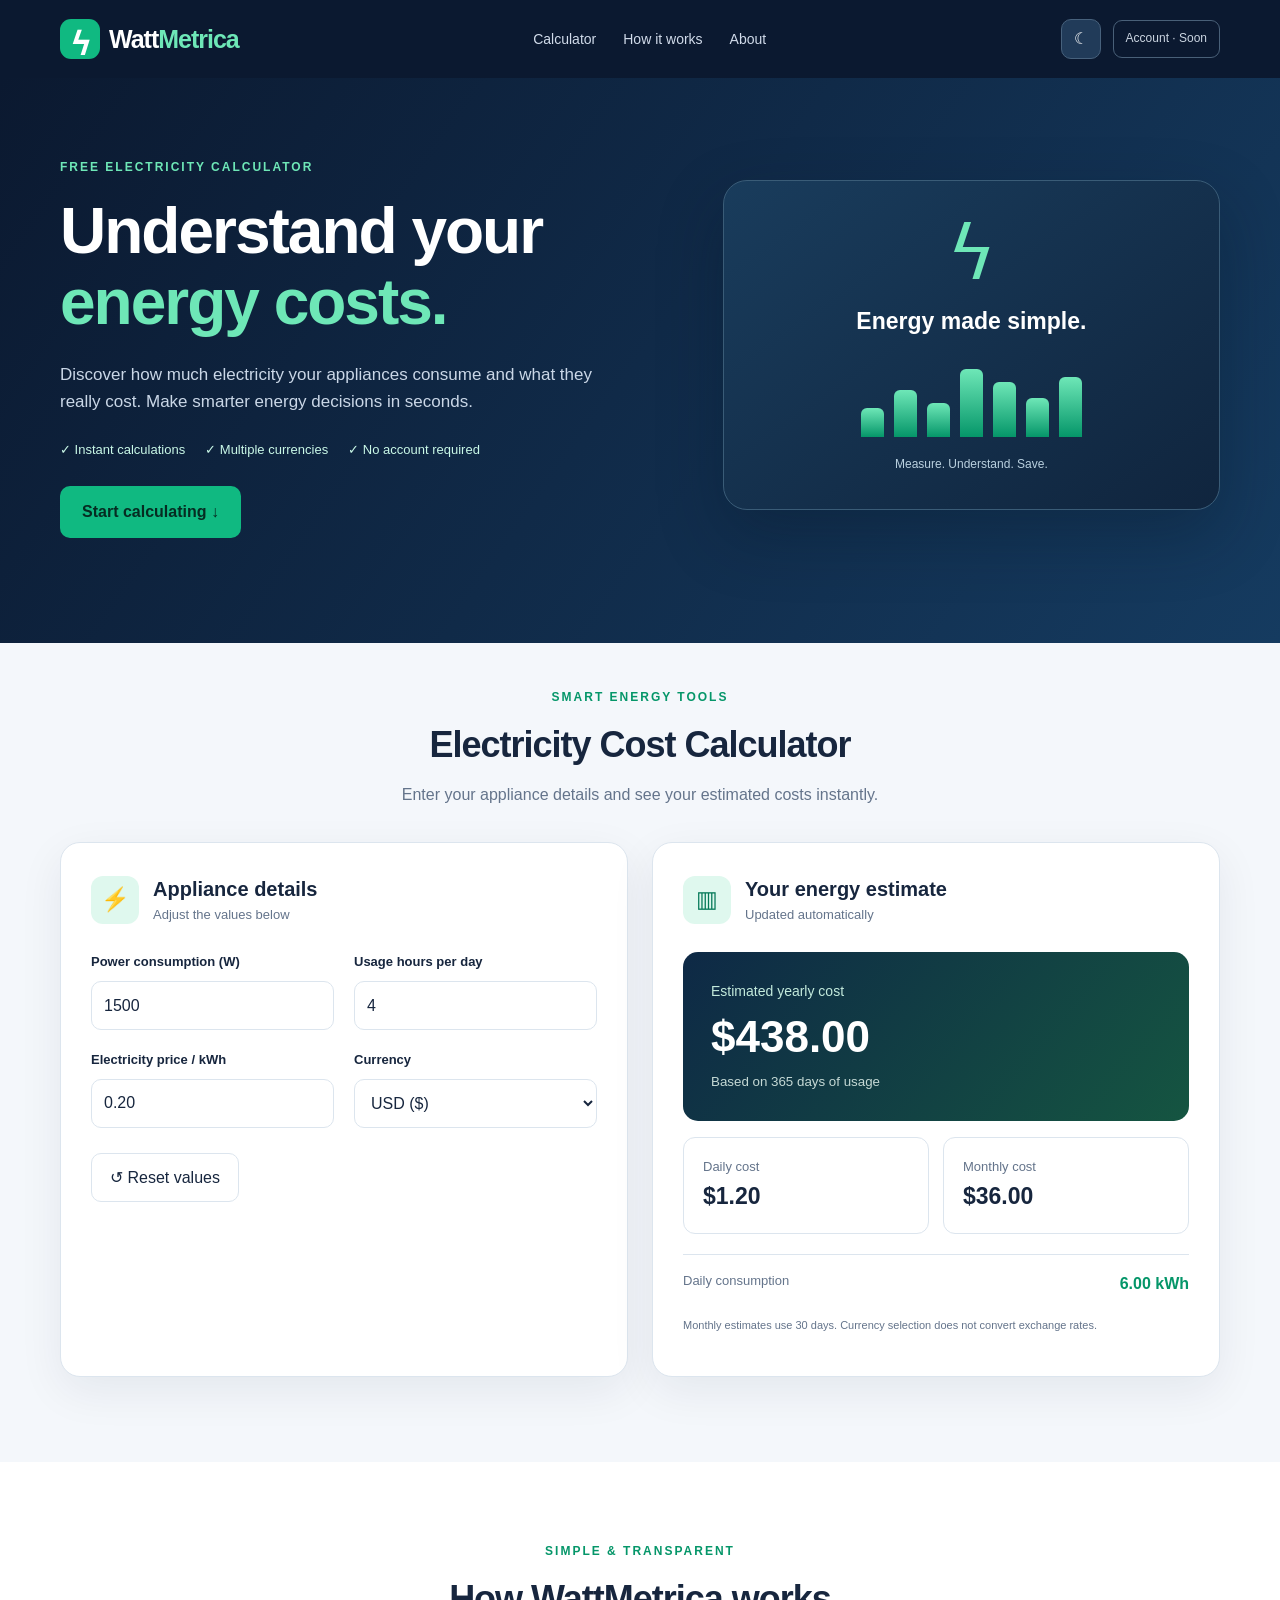
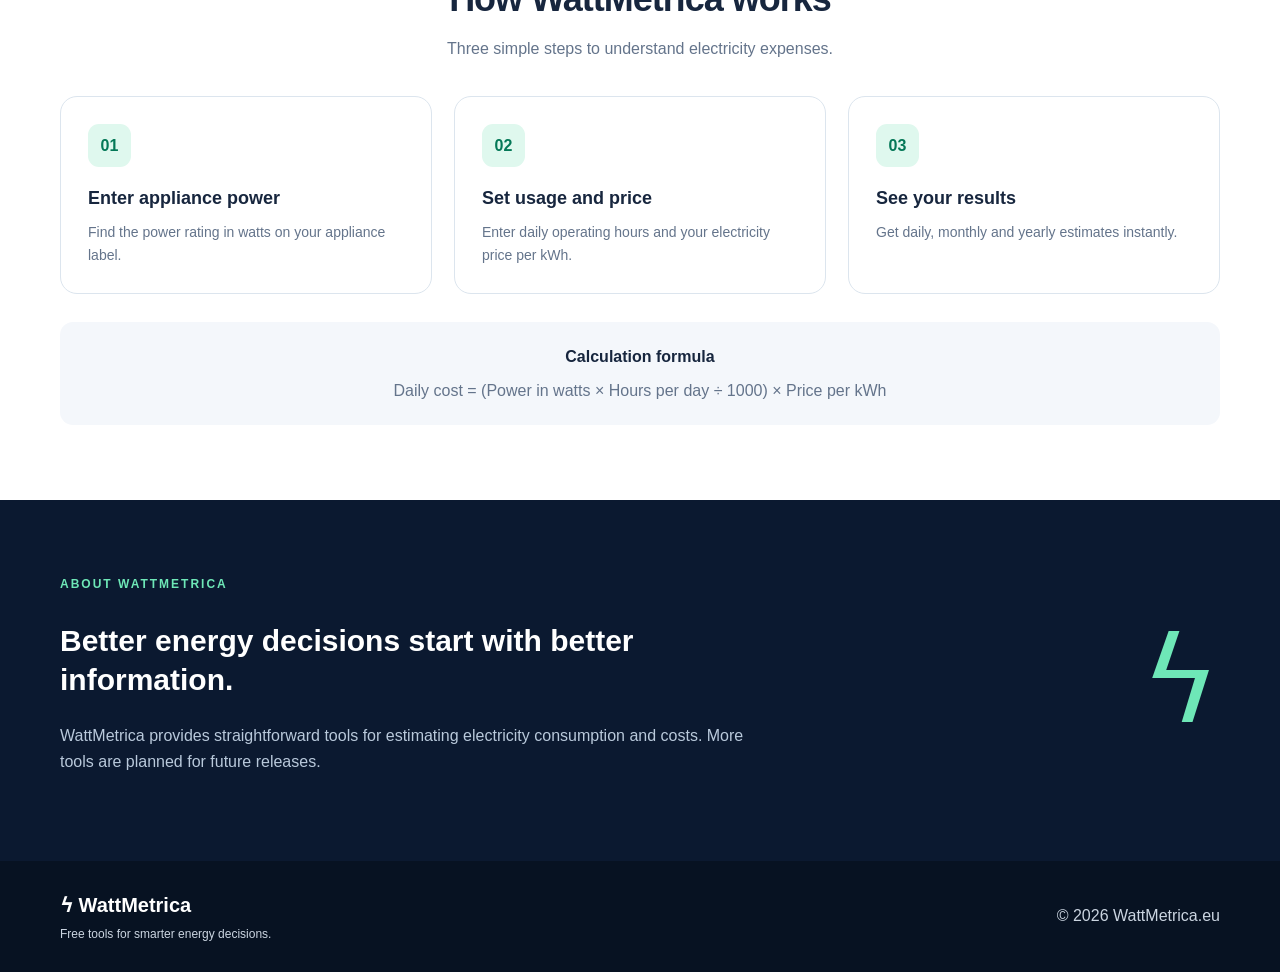
<file: INDEX.HTML>
<!DOCTYPE html>
<html lang="en">
<head>
  <meta charset="UTF-8">
  <meta name="viewport" content="width=device-width, initial-scale=1">
  <meta name="description" content="WattMetrica is a free electricity cost calculator. Estimate daily, monthly and yearly energy consumption and costs.">
  <meta name="theme-color" content="#0b1930">
  <title>WattMetrica | Electricity Cost Calculator</title>
  <link rel="stylesheet" href="style.css">
  <script src="script.js" defer></script>
</head>
<body>
  <header class="header">
    <div class="container nav">
      <a class="brand" href="#home" aria-label="WattMetrica home">
        <span class="brand-symbol">ϟ</span>
        <span>Watt<span class="accent">Metrica</span></span>
      </a>
      <nav aria-label="Main navigation">
        <a href="#calculator">Calculator</a>
        <a href="#how-it-works">How it works</a>
        <a href="#about">About</a>
      </nav>
      <div class="nav-actions">
        <button id="themeToggle" class="theme-button" type="button" aria-label="Toggle dark mode">☾</button>
        <span class="coming-soon">Account · Soon</span>
      </div>
    </div>
  </header>

  <main id="home">
    <section class="hero">
      <div class="container hero-grid">
        <div class="hero-content">
          <span class="eyebrow">FREE ELECTRICITY CALCULATOR</span>
          <h1>Understand your <span>energy costs.</span></h1>
          <p>Discover how much electricity your appliances consume and what they really cost. Make smarter energy decisions in seconds.</p>
          <div class="hero-benefits">
            <span>✓ Instant calculations</span>
            <span>✓ Multiple currencies</span>
            <span>✓ No account required</span>
          </div>
          <a class="hero-link" href="#calculator">Start calculating ↓</a>
        </div>
        <div class="hero-visual" aria-hidden="true">
          <div class="visual-icon">ϟ</div>
          <div class="visual-title">Energy made simple.</div>
          <div class="visual-bars">
            <span></span><span></span><span></span>
            <span></span><span></span><span></span>
            <span></span>
          </div>
          <div class="visual-caption">Measure. Understand. Save.</div>
        </div>
      </div>
    </section>

    <section class="calculator-section" id="calculator">
      <div class="container">
        <div class="section-heading">
          <span class="eyebrow green">SMART ENERGY TOOLS</span>
          <h2>Electricity Cost Calculator</h2>
          <p>Enter your appliance details and see your estimated costs instantly.</p>
        </div>

        <div class="calculator-layout">
          <div class="panel">
            <div class="panel-title">
              <span class="panel-icon">⚡</span>
              <div>
                <h3>Appliance details</h3>
                <p>Adjust the values below</p>
              </div>
            </div>

            <div class="fields">
              <div class="field">
                <label for="power">Power consumption (W)</label>
                <input id="power" type="number" value="1500" min="0" step="any">
              </div>
              <div class="field">
                <label for="hours">Usage hours per day</label>
                <input id="hours" type="number" value="4" min="0" max="24" step="any">
              </div>
              <div class="field">
                <label for="price">Electricity price / kWh</label>
                <input id="price" type="number" value="0.20" min="0" step="any">
              </div>
              <div class="field">
                <label for="currency">Currency</label>
                <select id="currency">
                  <option value="USD">USD ($)</option>
                  <option value="EUR">EUR (€)</option>
                  <option value="GBP">GBP (£)</option>
                  <option value="CZK">CZK (Kč)</option>
                </select>
              </div>
            </div>

            <p id="error" class="error" role="alert" hidden></p>
            <button id="resetButton" class="reset-button" type="button">↺ Reset values</button>
          </div>

          <div class="panel results-panel">
            <div class="panel-title">
              <span class="panel-icon">▥</span>
              <div>
                <h3>Your energy estimate</h3>
                <p>Updated automatically</p>
              </div>
            </div>

            <div class="primary-result">
              <span>Estimated yearly cost</span>
              <strong id="yearlyCost">$438.00</strong>
              <small>Based on 365 days of usage</small>
            </div>

            <div class="result-row">
              <div>
                <span>Daily cost</span>
                <strong id="dailyCost">$1.20</strong>
              </div>
              <div>
                <span>Monthly cost</span>
                <strong id="monthlyCost">$36.00</strong>
              </div>
            </div>

            <div class="consumption-row">
              <span>Daily consumption</span>
              <strong id="dailyKwh">6.00 kWh</strong>
            </div>
            <p class="fine-print">Monthly estimates use 30 days. Currency selection does not convert exchange rates.</p>
          </div>
        </div>
      </div>
    </section>

    <section class="features" id="how-it-works">
      <div class="container">
        <div class="section-heading">
          <span class="eyebrow green">SIMPLE & TRANSPARENT</span>
          <h2>How WattMetrica works</h2>
          <p>Three simple steps to understand electricity expenses.</p>
        </div>
        <div class="feature-grid">
          <article class="feature">
            <span class="feature-icon">01</span>
            <h3>Enter appliance power</h3>
            <p>Find the power rating in watts on your appliance label.</p>
          </article>
          <article class="feature">
            <span class="feature-icon">02</span>
            <h3>Set usage and price</h3>
            <p>Enter daily operating hours and your electricity price per kWh.</p>
          </article>
          <article class="feature">
            <span class="feature-icon">03</span>
            <h3>See your results</h3>
            <p>Get daily, monthly and yearly estimates instantly.</p>
          </article>
        </div>
        <div class="formula">
          <strong>Calculation formula</strong>
          <p>Daily cost = (Power in watts × Hours per day ÷ 1000) × Price per kWh</p>
        </div>
      </div>
    </section>

    <section class="about" id="about">
      <div class="container about-inner">
        <div>
          <span class="eyebrow">ABOUT WATTMETRICA</span>
          <h2>Better energy decisions start with better information.</h2>
          <p>WattMetrica provides straightforward tools for estimating electricity consumption and costs. More tools are planned for future releases.</p>
        </div>
        <div class="about-mark">ϟ</div>
      </div>
    </section>
  </main>

  <footer class="footer">
    <div class="container footer-inner">
      <div>
        <strong>ϟ WattMetrica</strong>
        <p>Free tools for smarter energy decisions.</p>
      </div>
      <span>© <span id="year"></span> WattMetrica.eu</span>
    </div>
  </footer>
</body>
</html>
</file>
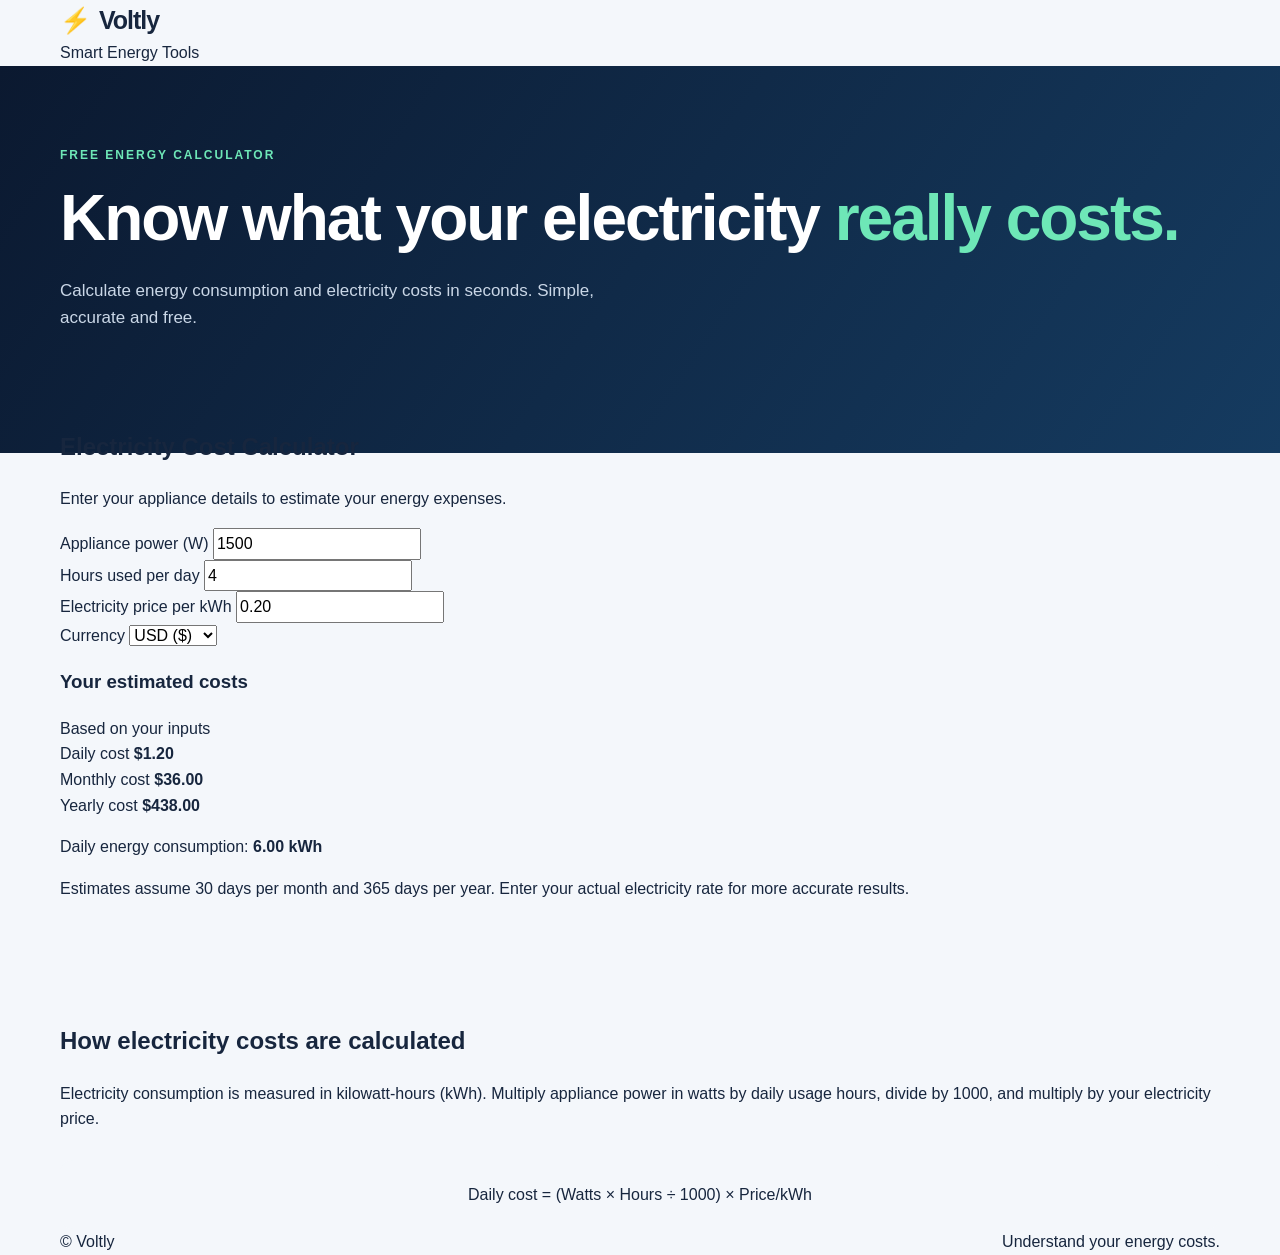
<file: VOLTLY/index.html>
<!DOCTYPE html>
<html lang="en">
<head>
    <meta charset="UTF-8">
    <meta name="viewport"
          content="width=device-width, initial-scale=1.0">

    <meta name="description"
          content="Calculate electricity consumption and costs with Voltly. Estimate daily, monthly and yearly energy expenses for free.">

    <title>Voltly | Electricity Cost Calculator</title>

    <link rel="stylesheet" href="style.css">
    <script src="script.js" defer></script>
</head>
<body>

<header class="site-header">
    <div class="container header-inner">
        <a class="brand" href="#" aria-label="Voltly home">
            <span class="brand-icon">⚡</span>
            <span>Voltly</span>
        </a>
        <span class="header-label">Smart Energy Tools</span>
    </div>
</header>

<main>
    <section class="hero">
        <div class="container">
            <span class="eyebrow">FREE ENERGY CALCULATOR</span>

            <h1>Know what your electricity
                <span>really costs.</span>
            </h1>

            <p>
                Calculate energy consumption and electricity
                costs in seconds. Simple, accurate and free.
            </p>
        </div>
    </section>

    <section class="calculator-section">
        <div class="container">
            <div class="calculator-card">

                <div class="card-heading">
                    <h2>Electricity Cost Calculator</h2>
                    <p>
                        Enter your appliance details to estimate
                        your energy expenses.
                    </p>
                </div>

                <div class="input-grid">

                    <div class="input-group">
                        <label for="power">
                            Appliance power (W)
                        </label>
                        <input type="number"
                               id="power"
                               value="1500"
                               min="0"
                               step="any">
                    </div>

                    <div class="input-group">
                        <label for="hours">
                            Hours used per day
                        </label>
                        <input type="number"
                               id="hours"
                               value="4"
                               min="0"
                               max="24"
                               step="any">
                    </div>

                    <div class="input-group">
                        <label for="price">
                            Electricity price per kWh
                        </label>
                        <input type="number"
                               id="price"
                               value="0.20"
                               min="0"
                               step="any">
                    </div>

                    <div class="input-group">
                        <label for="currency">
                            Currency
                        </label>
                        <select id="currency">
                            <option value="USD">USD ($)</option>
                            <option value="EUR">EUR (€)</option>
                            <option value="GBP">GBP (£)</option>
                            <option value="CZK">CZK (Kč)</option>
                        </select>
                    </div>

                </div>

                <p class="error-message"
                   id="error"
                   role="alert"
                   hidden></p>

                <div class="results">
                    <div class="results-heading">
                        <h3>Your estimated costs</h3>
                        <span>Based on your inputs</span>
                    </div>

                    <div class="results-grid">
                        <div class="result-box">
                            <span>Daily cost</span>
                            <strong id="dailyCost">$1.20</strong>
                        </div>

                        <div class="result-box">
                            <span>Monthly cost</span>
                            <strong id="monthlyCost">$36.00</strong>
                        </div>

                        <div class="result-box">
                            <span>Yearly cost</span>
                            <strong id="yearlyCost">$438.00</strong>
                        </div>
                    </div>

                    <p class="consumption">
                        Daily energy consumption:
                        <strong id="dailyKwh">6.00 kWh</strong>
                    </p>
                </div>

                <p class="disclaimer">
                    Estimates assume 30 days per month and
                    365 days per year. Enter your actual
                    electricity rate for more accurate results.
                </p>

            </div>
        </div>
    </section>

    <section class="info-section">
        <div class="container">
            <h2>How electricity costs are calculated</h2>
            <p>
                Electricity consumption is measured in
                kilowatt-hours (kWh). Multiply appliance power
                in watts by daily usage hours, divide by 1000,
                and multiply by your electricity price.
            </p>

            <div class="formula">
                Daily cost = (Watts × Hours ÷ 1000) × Price/kWh
            </div>
        </div>
    </section>
</main>

<footer class="site-footer">
    <div class="container footer-inner">
        <span>© <span id="year"></span> Voltly</span>
        <span>Understand your energy costs.</span>
    </div>
</footer>

</body>
</html>
</file>
<file: style.css>
:root {
  --navy: #0b1930;
  --navy-2: #122b4b;
  --green: #10b981;
  --green-light: #dff8ee;
  --bg: #f4f7fb;
  --surface: #ffffff;
  --text: #17263e;
  --muted: #64748b;
  --border: #dce5ee;
  --shadow: 0 14px 45px rgba(13, 35, 60, .07);
}

* { box-sizing: border-box; }
html { scroll-behavior: smooth; }
body {
  margin: 0;
  background: var(--bg);
  color: var(--text);
  font-family: Inter, "Segoe UI", Arial, sans-serif;
  line-height: 1.6;
}
button, input, select { font: inherit; }
button { cursor: pointer; }
a { color: inherit; }
.container { width: min(1160px, 92%); margin: auto; }
[hidden] { display: none !important; }

.header {
  background: var(--navy);
  color: white;
  position: relative;
  z-index: 5;
}
.nav {
  min-height: 78px;
  display: flex;
  align-items: center;
  justify-content: space-between;
  gap: 20px;
}
.brand {
  display: flex;
  align-items: center;
  gap: 9px;
  text-decoration: none;
  font-size: 25px;
  font-weight: 800;
  letter-spacing: -1px;
}
.brand-symbol {
  display: grid;
  place-items: center;
  width: 40px;
  height: 40px;
  background: var(--green);
  border-radius: 11px;
  font-size: 32px;
  color: white;
}
.accent { color: #6ee7b7; }
nav { display: flex; gap: 27px; }
nav a {
  text-decoration: none;
  color: #d1dbea;
  font-size: 14px;
}
nav a:hover { color: #6ee7b7; }
.nav-actions { display: flex; align-items: center; gap: 12px; }
.theme-button {
  background: #213b59;
  color: white;
  border: 1px solid #47617c;
  border-radius: 10px;
  width: 40px;
  height: 40px;
}
.coming-soon {
  font-size: 12px;
  color: #cbd5e1;
  border: 1px solid #496078;
  padding: 8px 12px;
  border-radius: 9px;
}

.hero {
  background: linear-gradient(125deg, #0b1930, #153b60);
  color: white;
  padding: 75px 0 105px;
}
.hero-grid {
  display: grid;
  grid-template-columns: 1.1fr .9fr;
  gap: 55px;
  align-items: center;
}
.eyebrow {
  font-size: 12px;
  font-weight: 800;
  letter-spacing: 2px;
  color: #6ee7b7;
}
.eyebrow.green { color: #059669; }
.hero h1 {
  font-size: clamp(38px, 5vw, 65px);
  line-height: 1.12;
  letter-spacing: -2px;
  margin: 17px 0 22px;
}
.hero h1 span { color: #6ee7b7; }
.hero p {
  color: #cad7e7;
  font-size: 17px;
  max-width: 540px;
}
.hero-benefits {
  display: flex;
  flex-wrap: wrap;
  gap: 12px 20px;
  color: #c9f8e7;
  font-size: 13px;
  margin: 25px 0;
}
.hero-link {
  display: inline-block;
  text-decoration: none;
  background: var(--green);
  color: #062c22;
  font-weight: 750;
  padding: 13px 22px;
  border-radius: 10px;
}
.hero-visual {
  min-height: 315px;
  border: 1px solid #3a5c77;
  border-radius: 24px;
  background: linear-gradient(145deg, #193c5c, #10253e);
  padding: 35px;
  display: flex;
  flex-direction: column;
  justify-content: center;
  align-items: center;
  box-shadow: 0 25px 65px #06152750;
}
.visual-icon { font-size: 75px; color: #6ee7b7; line-height: 1; }
.visual-title { font-size: 23px; font-weight: 800; margin: 12px 0 25px; }
.visual-bars { height: 72px; display: flex; align-items: end; gap: 10px; }
.visual-bars span {
  width: 23px;
  background: linear-gradient(#6ee7b7, #059669);
  border-radius: 6px 6px 0 0;
}
.visual-bars span:nth-child(1) { height: 40%; }
.visual-bars span:nth-child(2) { height: 65%; }
.visual-bars span:nth-child(3) { height: 48%; }
.visual-bars span:nth-child(4) { height: 95%; }
.visual-bars span:nth-child(5) { height: 76%; }
.visual-bars span:nth-child(6) { height: 54%; }
.visual-bars span:nth-child(7) { height: 83%; }
.visual-caption { font-size: 12px; color: #b9d0df; margin-top: 18px; }

.calculator-section {
  padding: 0 0 85px;
  margin-top: -45px;
  position: relative;
}
.section-heading { text-align: center; margin-bottom: 35px; }
.calculator-section .section-heading { padding-top: 85px; }
.section-heading h2 {
  font-size: clamp(27px, 4vw, 36px);
  letter-spacing: -1px;
  margin: 8px 0;
}
.section-heading p { color: var(--muted); margin: 0; }
.calculator-layout {
  display: grid;
  grid-template-columns: 1fr 1fr;
  gap: 24px;
}
.panel {
  background: var(--surface);
  border: 1px solid var(--border);
  border-radius: 20px;
  padding: 30px;
  box-shadow: var(--shadow);
}
.panel-title { display: flex; align-items: center; gap: 14px; margin-bottom: 26px; }
.panel-icon {
  background: var(--green-light);
  color: #047857;
  border-radius: 12px;
  width: 48px;
  height: 48px;
  display: grid;
  place-items: center;
  font-size: 23px;
}
.panel-title h3 { margin: 0; font-size: 20px; }
.panel-title p { margin: 0; font-size: 13px; color: var(--muted); }
.fields { display: grid; grid-template-columns: 1fr 1fr; gap: 20px; }
.field label { display: block; font-size: 13px; font-weight: 700; margin-bottom: 8px; }
.field input, .field select {
  width: 100%;
  height: 49px;
  background: var(--surface);
  border: 1px solid var(--border);
  border-radius: 10px;
  padding: 0 12px;
  color: var(--text);
  min-width: 0;
}
.field input:focus, .field select:focus {
  outline: 3px solid #10b98133;
  border-color: var(--green);
}
.error {
  background: #fee2e2;
  color: #991b1b;
  padding: 12px;
  border-radius: 9px;
  font-size: 13px;
}
.reset-button {
  margin-top: 25px;
  border: 1px solid var(--border);
  border-radius: 10px;
  padding: 11px 18px;
  background: var(--surface);
  color: var(--text);
}
.reset-button:hover { border-color: var(--green); }

.results-panel { background: var(--surface); }
.primary-result {
  background: linear-gradient(130deg, #0e2946, #155541);
  color: white;
  padding: 28px;
  border-radius: 15px;
  display: flex;
  flex-direction: column;
  gap: 8px;
}
.primary-result span { font-size: 14px; color: #c3eadc; }
.primary-result strong {
  font-size: clamp(30px, 4vw, 44px);
  line-height: 1.2;
  overflow-wrap: anywhere;
}
.primary-result small { color: #c5d9d5; }
.result-row { display: grid; grid-template-columns: 1fr 1fr; gap: 14px; margin-top: 16px; }
.result-row > div {
  padding: 19px;
  border: 1px solid var(--border);
  border-radius: 12px;
}
.result-row span, .consumption-row span { display: block; color: var(--muted); font-size: 13px; }
.result-row strong { display: block; font-size: 23px; overflow-wrap: anywhere; }
.consumption-row {
  display: flex;
  justify-content: space-between;
  gap: 12px;
  margin-top: 20px;
  padding-top: 16px;
  border-top: 1px solid var(--border);
}
.consumption-row strong { color: #059669; }
.fine-print { font-size: 11px; color: var(--muted); margin-top: 20px; }

.features { padding: 75px 0; background: var(--surface); }
.feature-grid { display: grid; grid-template-columns: repeat(3, 1fr); gap: 22px; }
.feature {
  border: 1px solid var(--border);
  border-radius: 17px;
  padding: 27px;
}
.feature-icon {
  display: inline-grid;
  place-items: center;
  width: 43px;
  height: 43px;
  background: var(--green-light);
  color: #047857;
  font-weight: 800;
  border-radius: 11px;
}
.feature h3 { font-size: 18px; margin: 17px 0 8px; }
.feature p { color: var(--muted); font-size: 14px; margin: 0; }
.formula {
  margin-top: 28px;
  background: var(--bg);
  padding: 22px;
  border-radius: 13px;
  text-align: center;
  overflow-wrap: anywhere;
}
.formula p { margin: 8px 0 0; color: var(--muted); }

.about { background: var(--navy); color: white; padding: 70px 0; }
.about-inner { display: flex; align-items: center; justify-content: space-between; gap: 30px; }
.about h2 { font-size: 30px; max-width: 660px; line-height: 1.3; }
.about p { color: #b9c9db; max-width: 700px; }
.about-mark { font-size: 120px; color: #6ee7b7; }
.footer { background: #071222; color: #cbd5e1; padding: 28px 0; }
.footer-inner { display: flex; justify-content: space-between; align-items: center; gap: 20px; }
.footer strong { color: white; font-size: 20px; }
.footer p { margin: 4px 0 0; font-size: 12px; }

body.dark {
  --bg: #0e1929;
  --surface: #17283c;
  --text: #edf4fc;
  --muted: #b0c0d2;
  --border: #34465b;
  --green-light: #164b3c;
  --shadow: none;
}
body.dark .features { background: #132238; }
body.dark .formula { background: #0e1929; }
body.dark .field input, body.dark .field select { color-scheme: dark; }

@media (max-width: 900px) {
  .hero-grid, .calculator-layout { grid-template-columns: 1fr; }
  .hero-visual { display: none; }
  .hero { padding: 65px 0 95px; }
  nav { gap: 12px; }
}
@media (max-width: 650px) {
  .nav { flex-wrap: wrap; padding: 14px 0; }
  .brand { font-size: 21px; }
  nav { order: 3; width: 100%; justify-content: center; flex-wrap: wrap; }
  .coming-soon { display: none; }
  .hero h1 { letter-spacing: -1px; }
  .hero-benefits { flex-direction: column; }
  .panel { padding: 21px; }
  .fields, .feature-grid { grid-template-columns: 1fr; }
  .result-row strong { font-size: 19px; }
  .about-mark { display: none; }
  .footer-inner { flex-direction: column; text-align: center; }
}
/* WattMetrica - Account Button */

.account-button {
    display: inline-flex;
    align-items: center;
    justify-content: center;
    padding: 10px 20px;
    background: #10b981;
    color: #062c22;
    border-radius: 10px;
    font-size: 14px;
    font-weight: 700;
    text-decoration: none;
    transition: background 0.2s;
}

.account-button:hover {
    background: #34d399;
}

@media (max-width: 650px) {
    .account-button {
        padding: 8px 12px;
        font-size: 12px;
    }
}
</file>
<file: VOLTLY/style.css>
:root {
  --navy: #0b1930;
  --navy-2: #122b4b;
  --green: #10b981;
  --green-light: #dff8ee;
  --bg: #f4f7fb;
  --surface: #ffffff;
  --text: #17263e;
  --muted: #64748b;
  --border: #dce5ee;
  --shadow: 0 14px 45px rgba(13, 35, 60, .07);
}

* { box-sizing: border-box; }
html { scroll-behavior: smooth; }
body {
  margin: 0;
  background: var(--bg);
  color: var(--text);
  font-family: Inter, "Segoe UI", Arial, sans-serif;
  line-height: 1.6;
}
button, input, select { font: inherit; }
button { cursor: pointer; }
a { color: inherit; }
.container { width: min(1160px, 92%); margin: auto; }
[hidden] { display: none !important; }

.header {
  background: var(--navy);
  color: white;
  position: relative;
  z-index: 5;
}
.nav {
  min-height: 78px;
  display: flex;
  align-items: center;
  justify-content: space-between;
  gap: 20px;
}
.brand {
  display: flex;
  align-items: center;
  gap: 9px;
  text-decoration: none;
  font-size: 25px;
  font-weight: 800;
  letter-spacing: -1px;
}
.brand-symbol {
  display: grid;
  place-items: center;
  width: 40px;
  height: 40px;
  background: var(--green);
  border-radius: 11px;
  font-size: 32px;
  color: white;
}
.accent { color: #6ee7b7; }
nav { display: flex; gap: 27px; }
nav a {
  text-decoration: none;
  color: #d1dbea;
  font-size: 14px;
}
nav a:hover { color: #6ee7b7; }
.nav-actions { display: flex; align-items: center; gap: 12px; }
.theme-button {
  background: #213b59;
  color: white;
  border: 1px solid #47617c;
  border-radius: 10px;
  width: 40px;
  height: 40px;
}
.coming-soon {
  font-size: 12px;
  color: #cbd5e1;
  border: 1px solid #496078;
  padding: 8px 12px;
  border-radius: 9px;
}

.hero {
  background: linear-gradient(125deg, #0b1930, #153b60);
  color: white;
  padding: 75px 0 105px;
}
.hero-grid {
  display: grid;
  grid-template-columns: 1.1fr .9fr;
  gap: 55px;
  align-items: center;
}
.eyebrow {
  font-size: 12px;
  font-weight: 800;
  letter-spacing: 2px;
  color: #6ee7b7;
}
.eyebrow.green { color: #059669; }
.hero h1 {
  font-size: clamp(38px, 5vw, 65px);
  line-height: 1.12;
  letter-spacing: -2px;
  margin: 17px 0 22px;
}
.hero h1 span { color: #6ee7b7; }
.hero p {
  color: #cad7e7;
  font-size: 17px;
  max-width: 540px;
}
.hero-benefits {
  display: flex;
  flex-wrap: wrap;
  gap: 12px 20px;
  color: #c9f8e7;
  font-size: 13px;
  margin: 25px 0;
}
.hero-link {
  display: inline-block;
  text-decoration: none;
  background: var(--green);
  color: #062c22;
  font-weight: 750;
  padding: 13px 22px;
  border-radius: 10px;
}
.hero-visual {
  min-height: 315px;
  border: 1px solid #3a5c77;
  border-radius: 24px;
  background: linear-gradient(145deg, #193c5c, #10253e);
  padding: 35px;
  display: flex;
  flex-direction: column;
  justify-content: center;
  align-items: center;
  box-shadow: 0 25px 65px #06152750;
}
.visual-icon { font-size: 75px; color: #6ee7b7; line-height: 1; }
.visual-title { font-size: 23px; font-weight: 800; margin: 12px 0 25px; }
.visual-bars { height: 72px; display: flex; align-items: end; gap: 10px; }
.visual-bars span {
  width: 23px;
  background: linear-gradient(#6ee7b7, #059669);
  border-radius: 6px 6px 0 0;
}
.visual-bars span:nth-child(1) { height: 40%; }
.visual-bars span:nth-child(2) { height: 65%; }
.visual-bars span:nth-child(3) { height: 48%; }
.visual-bars span:nth-child(4) { height: 95%; }
.visual-bars span:nth-child(5) { height: 76%; }
.visual-bars span:nth-child(6) { height: 54%; }
.visual-bars span:nth-child(7) { height: 83%; }
.visual-caption { font-size: 12px; color: #b9d0df; margin-top: 18px; }

.calculator-section {
  padding: 0 0 85px;
  margin-top: -45px;
  position: relative;
}
.section-heading { text-align: center; margin-bottom: 35px; }
.calculator-section .section-heading { padding-top: 85px; }
.section-heading h2 {
  font-size: clamp(27px, 4vw, 36px);
  letter-spacing: -1px;
  margin: 8px 0;
}
.section-heading p { color: var(--muted); margin: 0; }
.calculator-layout {
  display: grid;
  grid-template-columns: 1fr 1fr;
  gap: 24px;
}
.panel {
  background: var(--surface);
  border: 1px solid var(--border);
  border-radius: 20px;
  padding: 30px;
  box-shadow: var(--shadow);
}
.panel-title { display: flex; align-items: center; gap: 14px; margin-bottom: 26px; }
.panel-icon {
  background: var(--green-light);
  color: #047857;
  border-radius: 12px;
  width: 48px;
  height: 48px;
  display: grid;
  place-items: center;
  font-size: 23px;
}
.panel-title h3 { margin: 0; font-size: 20px; }
.panel-title p { margin: 0; font-size: 13px; color: var(--muted); }
.fields { display: grid; grid-template-columns: 1fr 1fr; gap: 20px; }
.field label { display: block; font-size: 13px; font-weight: 700; margin-bottom: 8px; }
.field input, .field select {
  width: 100%;
  height: 49px;
  background: var(--surface);
  border: 1px solid var(--border);
  border-radius: 10px;
  padding: 0 12px;
  color: var(--text);
  min-width: 0;
}
.field input:focus, .field select:focus {
  outline: 3px solid #10b98133;
  border-color: var(--green);
}
.error {
  background: #fee2e2;
  color: #991b1b;
  padding: 12px;
  border-radius: 9px;
  font-size: 13px;
}
.reset-button {
  margin-top: 25px;
  border: 1px solid var(--border);
  border-radius: 10px;
  padding: 11px 18px;
  background: var(--surface);
  color: var(--text);
}
.reset-button:hover { border-color: var(--green); }

.results-panel { background: var(--surface); }
.primary-result {
  background: linear-gradient(130deg, #0e2946, #155541);
  color: white;
  padding: 28px;
  border-radius: 15px;
  display: flex;
  flex-direction: column;
  gap: 8px;
}
.primary-result span { font-size: 14px; color: #c3eadc; }
.primary-result strong {
  font-size: clamp(30px, 4vw, 44px);
  line-height: 1.2;
  overflow-wrap: anywhere;
}
.primary-result small { color: #c5d9d5; }
.result-row { display: grid; grid-template-columns: 1fr 1fr; gap: 14px; margin-top: 16px; }
.result-row > div {
  padding: 19px;
  border: 1px solid var(--border);
  border-radius: 12px;
}
.result-row span, .consumption-row span { display: block; color: var(--muted); font-size: 13px; }
.result-row strong { display: block; font-size: 23px; overflow-wrap: anywhere; }
.consumption-row {
  display: flex;
  justify-content: space-between;
  gap: 12px;
  margin-top: 20px;
  padding-top: 16px;
  border-top: 1px solid var(--border);
}
.consumption-row strong { color: #059669; }
.fine-print { font-size: 11px; color: var(--muted); margin-top: 20px; }

.features { padding: 75px 0; background: var(--surface); }
.feature-grid { display: grid; grid-template-columns: repeat(3, 1fr); gap: 22px; }
.feature {
  border: 1px solid var(--border);
  border-radius: 17px;
  padding: 27px;
}
.feature-icon {
  display: inline-grid;
  place-items: center;
  width: 43px;
  height: 43px;
  background: var(--green-light);
  color: #047857;
  font-weight: 800;
  border-radius: 11px;
}
.feature h3 { font-size: 18px; margin: 17px 0 8px; }
.feature p { color: var(--muted); font-size: 14px; margin: 0; }
.formula {
  margin-top: 28px;
  background: var(--bg);
  padding: 22px;
  border-radius: 13px;
  text-align: center;
  overflow-wrap: anywhere;
}
.formula p { margin: 8px 0 0; color: var(--muted); }

.about { background: var(--navy); color: white; padding: 70px 0; }
.about-inner { display: flex; align-items: center; justify-content: space-between; gap: 30px; }
.about h2 { font-size: 30px; max-width: 660px; line-height: 1.3; }
.about p { color: #b9c9db; max-width: 700px; }
.about-mark { font-size: 120px; color: #6ee7b7; }
.footer { background: #071222; color: #cbd5e1; padding: 28px 0; }
.footer-inner { display: flex; justify-content: space-between; align-items: center; gap: 20px; }
.footer strong { color: white; font-size: 20px; }
.footer p { margin: 4px 0 0; font-size: 12px; }

body.dark {
  --bg: #0e1929;
  --surface: #17283c;
  --text: #edf4fc;
  --muted: #b0c0d2;
  --border: #34465b;
  --green-light: #164b3c;
  --shadow: none;
}
body.dark .features { background: #132238; }
body.dark .formula { background: #0e1929; }
body.dark .field input, body.dark .field select { color-scheme: dark; }

@media (max-width: 900px) {
  .hero-grid, .calculator-layout { grid-template-columns: 1fr; }
  .hero-visual { display: none; }
  .hero { padding: 65px 0 95px; }
  nav { gap: 12px; }
}
@media (max-width: 650px) {
  .nav { flex-wrap: wrap; padding: 14px 0; }
  .brand { font-size: 21px; }
  nav { order: 3; width: 100%; justify-content: center; flex-wrap: wrap; }
  .coming-soon { display: none; }
  .hero h1 { letter-spacing: -1px; }
  .hero-benefits { flex-direction: column; }
  .panel { padding: 21px; }
  .fields, .feature-grid { grid-template-columns: 1fr; }
  .result-row strong { font-size: 19px; }
  .about-mark { display: none; }
  .footer-inner { flex-direction: column; text-align: center; }
}
</file>
